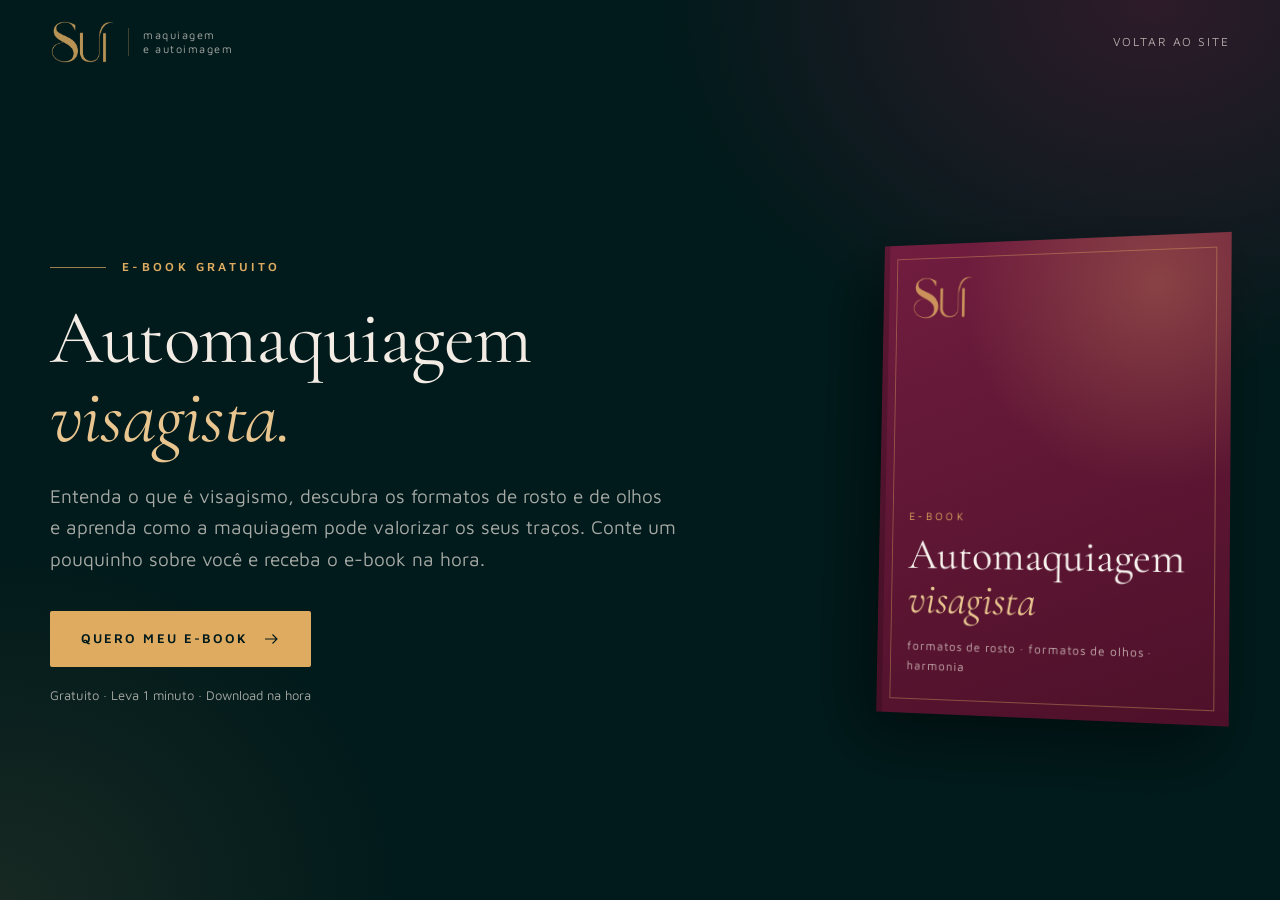
<file: ebook.html>
<!doctype html>
<html lang="pt-BR">
<head>
  <meta charset="utf-8">
  <meta name="viewport" content="width=device-width, initial-scale=1">
  <title>E-book Automaquiagem Visagista · Sui</title>
  <meta name="description" content="Baixe grátis o e-book Automaquiagem Visagista da Sui: formatos de rosto, formatos de olhos e como valorizar os seus traços.">
  <meta name="theme-color" content="#011a1b">
  <meta property="og:title" content="E-book gratuito: Automaquiagem Visagista">
  <meta property="og:description" content="Entenda o visagismo e aprenda a valorizar os seus traços. Presente da Sui · Maquiagem e Autoimagem.">
  <meta property="og:image" content="assets/img/sui-retrato.webp">
  <link rel="icon" href="assets/img/favicon.png" type="image/png">
  <link rel="apple-touch-icon" href="assets/img/apple-touch-icon.png">
  <link rel="preconnect" href="https://fonts.googleapis.com">
  <link rel="preconnect" href="https://fonts.gstatic.com" crossorigin>
  <link href="https://fonts.googleapis.com/css2?family=Cormorant+Garamond:ital,wght@0,400;0,500;1,400;1,500&family=Maven+Pro:wght@400;500;600&display=swap" rel="stylesheet">
  <link rel="stylesheet" href="assets/css/style.css">
  <link rel="stylesheet" href="assets/css/quiz.css">
</head>
<body class="quiz-page on-dark">
  <header class="quiz-header wrap">
    <a class="brand" href="index.html" aria-label="Sui, voltar ao site">
      <i class="logo-mark" aria-hidden="true"></i>
      <span>maquiagem<br>e autoimagem</span>
    </a>
    <a class="quiz-exit" href="index.html">Voltar ao site</a>
  </header>

  <main class="quiz wrap" data-quiz>
    <div class="quiz-progress" data-progress role="progressbar" aria-label="Progresso do formulário" aria-valuemin="0" aria-valuemax="100" aria-valuenow="0" hidden><span></span></div>

    <section class="quiz-screen quiz-intro" data-screen="intro">
      <div>
        <p class="eyebrow">E-book gratuito</p>
        <h1 class="display">Automaquiagem<br><em>visagista.</em></h1>
        <p class="lead">Entenda o que é visagismo, descubra os formatos de rosto e de olhos e aprenda como a maquiagem pode valorizar os seus traços. Conte um pouquinho sobre você e receba o e-book na hora.</p>
        <button class="btn btn-gold" type="button" data-start>
          Quero meu e-book
          <svg viewBox="0 0 24 24" fill="none" stroke="currentColor" stroke-width="1.5" aria-hidden="true"><path d="M4 12h16m-6-6 6 6-6 6"/></svg>
        </button>
        <p class="quiz-meta">Gratuito · Leva 1 minuto · Download na hora</p>
      </div>
      <div class="ebook-cover-wrap" aria-hidden="true">
        <div class="ebook-cover">
          <i class="logo-mark"></i>
          <p class="ebook-cover-kicker">e-book</p>
          <p class="ebook-cover-title">Automaquiagem <em>visagista</em></p>
          <p class="ebook-cover-sub">formatos de rosto · formatos de olhos · harmonia</p>
        </div>
      </div>
    </section>

    <section class="quiz-screen" data-screen="question" hidden>
      <p class="quiz-count" data-q-count></p>
      <h2 class="quiz-question" data-q-text></h2>
      <p class="quiz-hint" data-q-hint hidden></p>
      <div class="quiz-options" data-q-options></div>
      <form class="quiz-open" data-q-open hidden novalidate>
        <label class="visually-hidden" for="q-open-input" data-q-open-label></label>
        <textarea id="q-open-input" rows="5" maxlength="600"></textarea>
        <p class="form-error" data-q-open-error role="alert"></p>
        <button class="btn btn-gold" type="submit">
          Continuar
          <svg viewBox="0 0 24 24" fill="none" stroke="currentColor" stroke-width="1.5" aria-hidden="true"><path d="M4 12h16m-6-6 6 6-6 6"/></svg>
        </button>
      </form>
      <button class="quiz-back" type="button" data-back>&larr; Voltar</button>
    </section>

    <section class="quiz-screen quiz-narrow" data-screen="lead" hidden>
      <p class="eyebrow">Último passo</p>
      <h2 class="h2">Para quem é o <em>e-book?</em></h2>
      <p class="lead">Deixe seu nome e WhatsApp. O download libera na próxima tela.</p>
      <form class="lead-form" data-lead-form novalidate>
        <label>
          <span>Seu nome</span>
          <input name="nome" type="text" autocomplete="name" required>
        </label>
        <label>
          <span>Seu WhatsApp (com DDD)</span>
          <input name="whatsapp" type="tel" inputmode="numeric" autocomplete="tel-national" placeholder="(00) 00000-0000" required>
        </label>
        <label class="consent">
          <input name="consentimento" type="checkbox" required>
          <span>Aceito que a Sui guarde minhas respostas e entre em contato pelo WhatsApp. Meus dados não serão compartilhados. <a href="privacidade.html" target="_blank" rel="noopener">Política de privacidade</a></span>
        </label>
        <p class="form-error" data-form-error role="alert"></p>
        <button class="btn btn-gold" type="submit">
          Liberar meu e-book
          <svg viewBox="0 0 24 24" fill="none" stroke="currentColor" stroke-width="1.5" aria-hidden="true"><path d="M4 12h16m-6-6 6 6-6 6"/></svg>
        </button>
      </form>
      <button class="quiz-back" type="button" data-lead-back>&larr; Voltar</button>
    </section>

    <section class="quiz-screen quiz-narrow quiz-result" data-screen="result" hidden>
      <p class="eyebrow" data-r-eyebrow></p>
      <h2 class="display" data-r-title>Seu e-book está <em>pronto.</em></h2>
      <p class="lead">Obrigada por compartilhar um pouco de você. Eu leio cada resposta com carinho.</p>
      <div class="result-download">
        <a class="btn btn-gold" data-ebook-link href="#" download>
          Baixar e-book
          <svg viewBox="0 0 24 24" fill="none" stroke="currentColor" stroke-width="1.5" aria-hidden="true"><path d="M12 4v12m-6-6 6 6 6-6M5 20h14"/></svg>
        </a>
        <p class="result-note" data-ebook-pending hidden>O e-book está em fase final de produção. Assim que ficar pronto, eu te envio pelo WhatsApp.</p>
      </div>
      <div class="result-locked">
        <p><strong>Quer uma ajuda personalizada?</strong> Me chame no WhatsApp e conte mais sobre o que você quer melhorar. Vou adorar te ajudar a se enxergar com outros olhos.</p>
        <a class="btn btn-plum-light" data-r-wa href="#" target="_blank" rel="noopener">
          Falar com a Sui
          <svg viewBox="0 0 24 24" fill="none" stroke="currentColor" stroke-width="1.5" aria-hidden="true"><path d="M4 12h16m-6-6 6 6-6 6"/></svg>
        </a>
      </div>
      <a class="quiz-back" href="index.html">Voltar ao site</a>
    </section>
  </main>

  <script src="js/config.js"></script>
  <script src="js/main.js"></script>
  <script src="js/quiz-data.js"></script>
  <script src="js/quiz.js"></script>
</body>
</html>
</file>
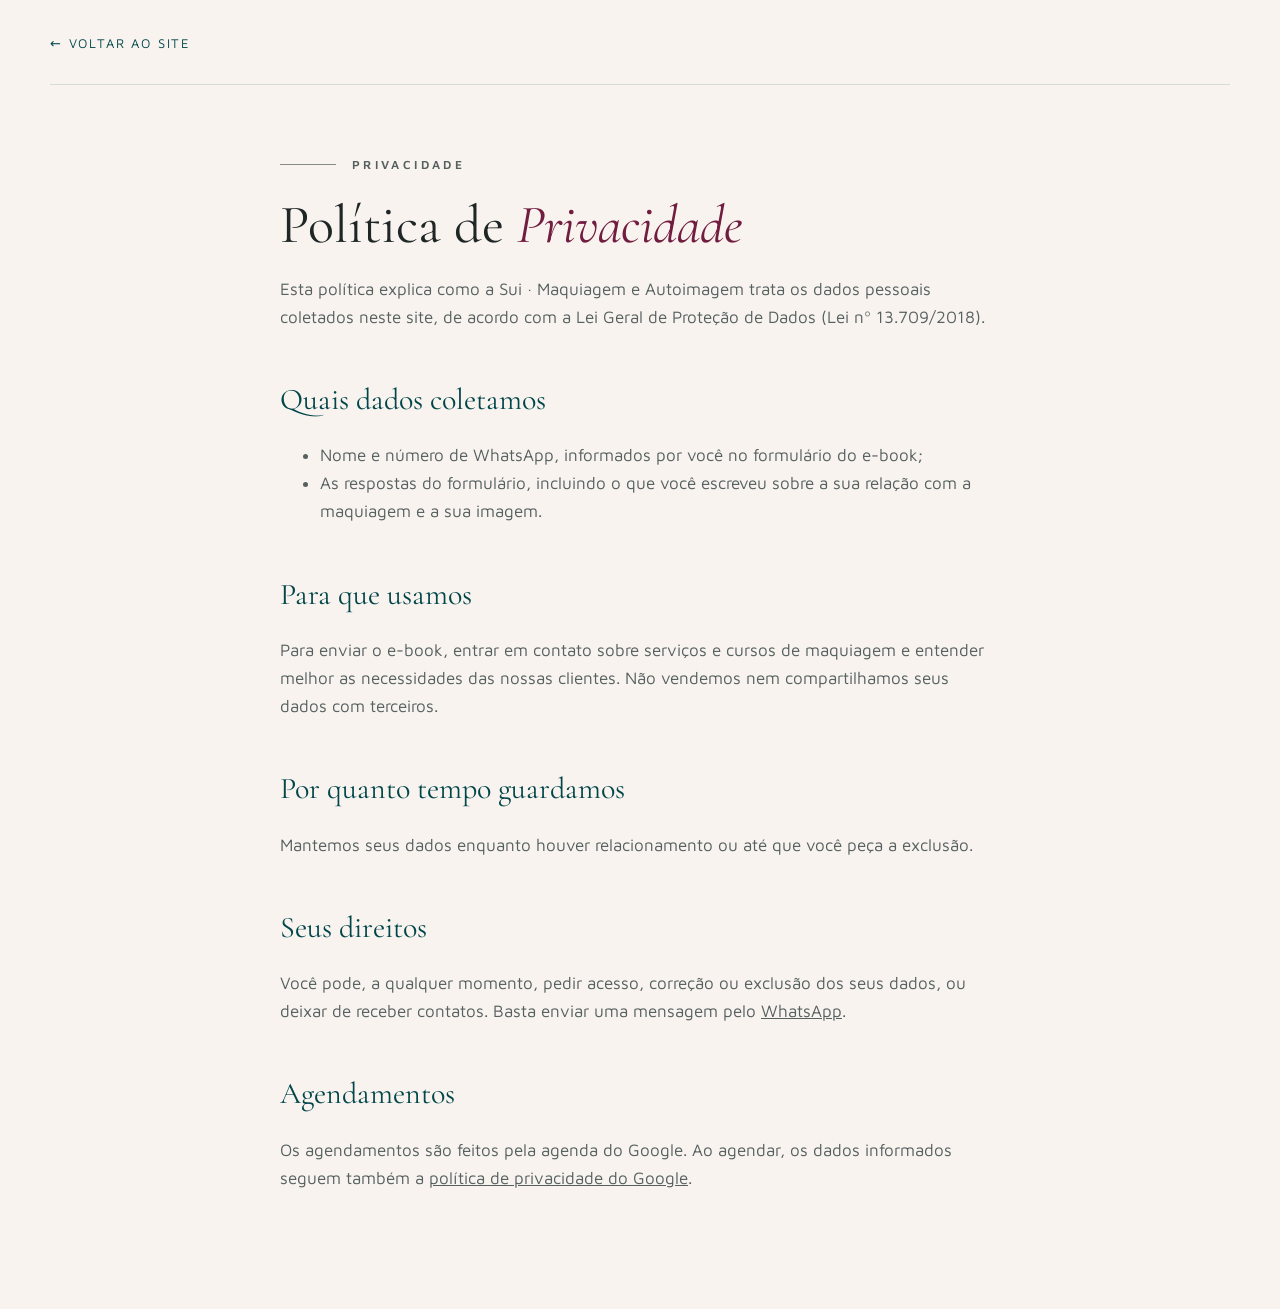
<file: privacidade.html>
<!doctype html>
<html lang="pt-BR">
<head>
  <meta charset="utf-8">
  <meta name="viewport" content="width=device-width, initial-scale=1">
  <title>Política de Privacidade · Sui</title>
  <meta name="robots" content="noindex">
  <link rel="icon" href="assets/img/favicon.png" type="image/png">
  <link rel="preconnect" href="https://fonts.googleapis.com">
  <link rel="preconnect" href="https://fonts.gstatic.com" crossorigin>
  <link href="https://fonts.googleapis.com/css2?family=Cormorant+Garamond:ital,wght@0,400;1,400&family=Maven+Pro:wght@400;500;600&display=swap" rel="stylesheet">
  <link rel="stylesheet" href="assets/css/style.css">
  <style>
    .policy { padding: 60px 0 100px; max-width: 720px; }
    .policy h2 { font-family: var(--font-display); font-weight: 400; font-size: 30px; margin: 44px 0 10px; color: var(--petroleo); }
    .policy p, .policy li { color: var(--ink-soft); }
    .policy-top { padding: 28px 0; border-bottom: 1px solid var(--line-light); }
    .policy-top a { color: var(--petroleo); font-size: 13px; letter-spacing: .14em; text-transform: uppercase; text-decoration: none; }
  </style>
</head>
<body>
  <div class="wrap policy-top"><a href="index.html">&larr; Voltar ao site</a></div>
  <main class="wrap policy">
    <p class="eyebrow">Privacidade</p>
    <h1 class="h2">Política de <em>Privacidade</em></h1>
    <p>Esta política explica como a Sui · Maquiagem e Autoimagem trata os dados pessoais coletados neste site, de acordo com a Lei Geral de Proteção de Dados (Lei nº 13.709/2018).</p>

    <h2>Quais dados coletamos</h2>
    <ul>
      <li>Nome e número de WhatsApp, informados por você no formulário do e-book;</li>
      <li>As respostas do formulário, incluindo o que você escreveu sobre a sua relação com a maquiagem e a sua imagem.</li>
    </ul>

    <h2>Para que usamos</h2>
    <p>Para enviar o e-book, entrar em contato sobre serviços e cursos de maquiagem e entender melhor as necessidades das nossas clientes. Não vendemos nem compartilhamos seus dados com terceiros.</p>

    <h2>Por quanto tempo guardamos</h2>
    <p>Mantemos seus dados enquanto houver relacionamento ou até que você peça a exclusão.</p>

    <h2>Seus direitos</h2>
    <p>Você pode, a qualquer momento, pedir acesso, correção ou exclusão dos seus dados, ou deixar de receber contatos. Basta enviar uma mensagem pelo <a data-wa="Olá, Sui! Gostaria de falar sobre os meus dados pessoais." href="#">WhatsApp</a>.</p>

    <h2>Agendamentos</h2>
    <p>Os agendamentos são feitos pela agenda do Google. Ao agendar, os dados informados seguem também a <a href="https://policies.google.com/privacy?hl=pt-BR" target="_blank" rel="noopener">política de privacidade do Google</a>.</p>
  </main>
  <script src="js/config.js"></script>
  <script src="js/main.js"></script>
</body>
</html>
</file>
<file: assets/css/style.css>
:root {
  --petroleo: #014649;
  --petroleo-deep: #012527;
  --petroleo-night: #011a1b;
  --ameixa: #711d3f;
  --ameixa-deep: #4d1029;
  --areia: #deab61;
  --areia-soft: #e9c58f;
  --terracota: #c26649;
  --nevoa: #e4d6de;
  --salvia: #92936f;
  --creme: #f8f3ef;
  --ink: #1f2626;
  --ink-soft: #55605f;
  --on-dark: #f3ece4;
  --on-dark-soft: rgba(243, 236, 228, 0.68);
  --line-dark: rgba(222, 171, 97, 0.28);
  --line-light: rgba(1, 70, 73, 0.14);

  --font-display: "Cormorant Garamond", Georgia, serif;
  --font-body: "Maven Pro", system-ui, sans-serif;

  --wrap: 1180px;
  --gutter: clamp(20px, 5vw, 48px);
  --radius: 2px;
  --ease: cubic-bezier(0.22, 0.61, 0.36, 1);
}

*,
*::before,
*::after { box-sizing: border-box; }

[hidden] { display: none !important; }

.visually-hidden {
  position: absolute; width: 1px; height: 1px; margin: -1px; padding: 0; border: 0;
  overflow: hidden; clip: rect(0 0 0 0); white-space: nowrap;
}

html { scroll-behavior: smooth; scroll-padding-top: 84px; }

body {
  margin: 0;
  font-family: var(--font-body);
  font-size: 17px;
  line-height: 1.65;
  color: var(--ink);
  background: var(--creme);
  -webkit-font-smoothing: antialiased;
  overflow-x: hidden;
}

img { display: block; max-width: 100%; height: auto; }
a { color: inherit; }
button { font: inherit; cursor: pointer; }

:focus-visible { outline: 2px solid var(--areia); outline-offset: 3px; }

.wrap { width: min(var(--wrap), 100% - var(--gutter) * 2); margin-inline: auto; }

.skip-link {
  position: absolute; left: 12px; top: -60px; z-index: 100;
  background: var(--areia); color: var(--petroleo-night);
  padding: 10px 16px; text-decoration: none; font-weight: 600;
}
.skip-link:focus { top: 12px; }

/* ---------- Logo (PNG usado como máscara para aceitar qualquer cor) ---------- */
.logo-mark {
  display: inline-block;
  aspect-ratio: 727 / 487;
  background-color: currentColor;
  -webkit-mask: url("../img/logo-sui.png") center / contain no-repeat;
  mask: url("../img/logo-sui.png") center / contain no-repeat;
}

/* ---------- Tipografia ---------- */
.eyebrow {
  display: inline-flex; align-items: center; gap: 16px;
  margin: 0 0 22px;
  font-size: 12px; font-weight: 600; letter-spacing: 0.28em; text-transform: uppercase;
  color: var(--terracota);
}
.eyebrow::before { content: ""; width: 56px; height: 1px; background: currentColor; opacity: 0.7; }
.on-dark .eyebrow { color: var(--areia); }

.display {
  margin: 0 0 24px;
  font-family: var(--font-display);
  font-weight: 400;
  font-size: clamp(40px, 6vw, 76px);
  line-height: 1.04;
  letter-spacing: -0.01em;
}
.display em { font-style: italic; color: var(--ameixa); }
.on-dark .display em { color: var(--areia-soft); }

.h2 {
  margin: 0 0 20px;
  font-family: var(--font-display);
  font-weight: 400;
  font-size: clamp(34px, 4.4vw, 54px);
  line-height: 1.08;
}
.h2 em { font-style: italic; color: var(--ameixa); }
.on-dark .h2 em { color: var(--areia-soft); }

.lead { font-size: clamp(17px, 1.6vw, 19px); color: var(--ink-soft); max-width: 56ch; }
.on-dark { color: var(--on-dark); }
.on-dark .lead { color: var(--on-dark-soft); }

/* ---------- Botões ---------- */
.btn {
  display: inline-flex; align-items: center; justify-content: center; gap: 14px;
  min-height: 56px; padding: 16px 30px;
  border: 1px solid transparent; border-radius: var(--radius);
  font-size: 13px; font-weight: 600; letter-spacing: 0.16em; text-transform: uppercase;
  text-decoration: none; text-align: left;
  transition: background-color .3s var(--ease), color .3s var(--ease), border-color .3s var(--ease), transform .3s var(--ease);
}
.btn svg { width: 18px; height: 18px; flex: none; transition: transform .3s var(--ease); }
.btn:hover svg { transform: translateX(4px); }
.btn-gold { background: var(--areia); color: var(--petroleo-night); }
.btn-gold:hover { background: var(--areia-soft); }
.btn-plum { background: var(--ameixa); color: var(--creme); }
.btn-plum:hover { background: var(--ameixa-deep); }
.btn-ghost { border-color: var(--line-dark); color: var(--on-dark); }
.btn-ghost:hover { border-color: var(--areia); color: var(--areia-soft); }
.btn-outline { border-color: var(--petroleo); color: var(--petroleo); }
.btn-outline:hover { background: var(--petroleo); color: var(--creme); }

/* ---------- Header ---------- */
.site-header {
  position: fixed; inset: 0 0 auto; z-index: 50;
  transition: background-color .4s var(--ease), box-shadow .4s var(--ease);
}
.site-header.is-solid { background: rgba(1, 26, 27, 0.92); backdrop-filter: blur(10px); box-shadow: 0 1px 0 var(--line-dark); }
.nav { display: flex; align-items: center; justify-content: space-between; height: 76px; }
.brand { display: inline-flex; align-items: center; gap: 14px; color: var(--areia); text-decoration: none; }
.brand .logo-mark { width: 64px; }
.brand span {
  font-size: 11px; line-height: 1.3; letter-spacing: 0.14em; text-transform: lowercase;
  color: var(--on-dark-soft); border-left: 1px solid var(--line-dark); padding-left: 14px;
}
.nav-links { display: flex; align-items: center; gap: 34px; list-style: none; margin: 0; padding: 0; }
.nav-links a {
  font-size: 13px; letter-spacing: 0.12em; text-transform: uppercase; text-decoration: none;
  color: var(--on-dark-soft); transition: color .25s;
}
.nav-links a:hover { color: var(--areia-soft); }
.nav-links .nav-cta { color: var(--areia); border: 1px solid var(--line-dark); padding: 10px 18px; }
.nav-links .nav-cta:hover { border-color: var(--areia); }
.nav-toggle {
  display: none; background: none; border: 0; padding: 10px; margin-right: -10px; color: var(--on-dark);
}
.nav-toggle span { display: block; width: 24px; height: 1px; background: currentColor; transition: transform .3s, opacity .3s; }
.nav-toggle span + span { margin-top: 7px; }
.nav-open .nav-toggle span:nth-child(1) { transform: translateY(8px) rotate(45deg); }
.nav-open .nav-toggle span:nth-child(2) { opacity: 0; }
.nav-open .nav-toggle span:nth-child(3) { transform: translateY(-8px) rotate(-45deg); }

/* ---------- Hero ---------- */
.hero {
  position: relative; overflow: hidden;
  padding: 150px 0 110px;
  background:
    radial-gradient(60% 70% at 85% 30%, rgba(113, 29, 63, 0.38), transparent 70%),
    radial-gradient(50% 60% at 10% 90%, rgba(222, 171, 97, 0.10), transparent 70%),
    var(--petroleo-night);
}
.hero-grid { display: grid; grid-template-columns: 1.1fr 0.9fr; gap: clamp(40px, 6vw, 90px); align-items: center; }
.hero .lead { margin: 0 0 40px; }
.hero-actions { display: flex; flex-wrap: wrap; align-items: center; gap: 16px 22px; }
.hero-note { font-size: 13px; color: var(--on-dark-soft); max-width: 22ch; line-height: 1.5; }
.hero-photo { position: relative; justify-self: end; width: min(100%, 460px); }
.hero-photo::before {
  content: ""; position: absolute; inset: 22px -22px -22px 22px;
  border: 1px solid var(--line-dark);
}
.hero-photo img { position: relative; width: 100%; aspect-ratio: 4 / 5; object-fit: cover; object-position: 60% 30%; }
.hero-badge {
  position: absolute; left: -34px; bottom: 40px;
  width: 128px; aspect-ratio: 1; display: grid; place-items: center;
  border-radius: 50%; background: var(--ameixa); color: var(--areia);
  box-shadow: 0 20px 50px rgba(0, 0, 0, 0.35);
}
.hero-badge .logo-mark { width: 56px; }
.hero-badge svg { position: absolute; inset: 8px; width: calc(100% - 16px); height: calc(100% - 16px); animation: spin 28s linear infinite; }
.hero-badge text { fill: var(--nevoa); font: 500 8.6px var(--font-body); letter-spacing: 0.22em; text-transform: lowercase; }
@keyframes spin { to { transform: rotate(360deg); } }

/* ---------- Seções ---------- */
.section { padding: clamp(80px, 11vw, 140px) 0; }
.section-head { max-width: 680px; margin-bottom: clamp(44px, 6vw, 72px); }
.section-head.center { margin-inline: auto; text-align: center; }
.section-head.center .eyebrow { justify-content: center; }
.section-head.center .lead { margin-inline: auto; }

/* Sobre */
.about-grid { display: grid; grid-template-columns: 0.85fr 1.15fr; gap: clamp(40px, 7vw, 100px); align-items: center; }
.about-photo { position: relative; }
.about-photo img { width: 100%; aspect-ratio: 4 / 5; object-fit: cover; }
.about-quote {
  position: absolute; right: -28px; bottom: -28px; max-width: 250px;
  padding: 26px 28px; background: var(--petroleo); color: var(--on-dark);
  font-family: var(--font-display); font-style: italic; font-size: 26px; line-height: 1.15;
}
.about-quote small {
  display: block; margin-top: 10px; font-family: var(--font-body); font-style: normal;
  font-size: 11px; letter-spacing: 0.2em; text-transform: uppercase; color: var(--areia);
}
.about-text p { color: var(--ink-soft); max-width: 58ch; }
.values {
  display: flex; flex-wrap: wrap; gap: 10px 18px; margin: 34px 0 0; padding: 0; list-style: none;
  font-family: var(--font-display); font-style: italic; font-size: 24px; color: var(--ameixa);
}
.values li + li::before { content: "•"; margin-right: 18px; color: var(--areia); font-style: normal; font-size: 14px; vertical-align: middle; }

/* Serviços */
.services { background: var(--nevoa); }
.service-grid { display: grid; grid-template-columns: repeat(3, 1fr); gap: 1px; background: rgba(113, 29, 63, 0.16); border: 1px solid rgba(113, 29, 63, 0.16); }
.service {
  display: flex; flex-direction: column; gap: 14px;
  padding: 40px 32px; background: var(--creme);
  transition: background-color .35s var(--ease);
}
.service:hover { background: #fff; }
.service-num { font-family: var(--font-display); font-size: 18px; color: var(--terracota); }
.service h3 { margin: 0; font-family: var(--font-display); font-weight: 500; font-size: 28px; line-height: 1.15; color: var(--petroleo); }
.service p { margin: 0; color: var(--ink-soft); font-size: 15.5px; flex: 1; }
.service a {
  align-self: flex-start; font-size: 12px; font-weight: 600; letter-spacing: 0.16em; text-transform: uppercase;
  color: var(--ameixa); text-decoration: none; border-bottom: 1px solid currentColor; padding-bottom: 3px;
}
.service-featured { grid-column: span 2; background: var(--ameixa); }
.service-featured:hover { background: var(--ameixa-deep); }
.service-featured .service-num, .service-featured a { color: var(--areia); }
.service-featured h3 { color: var(--creme); }
.service-featured p { color: rgba(243, 236, 228, 0.78); max-width: 52ch; }

/* Portfólio */
.portfolio { background: var(--petroleo-deep); }
.gallery { position: relative; display: grid; grid-template-columns: repeat(4, 1fr); gap: 14px; padding-bottom: 60px; }
.gallery.reveal { opacity: 1; transform: none; }
.gallery button {
  --offset: 0px;
  --py: 0px;
  position: relative; padding: 0; border: 0; background: none; overflow: hidden; aspect-ratio: 4 / 5;
  transform: translate3d(0, calc(var(--offset) + var(--py)), 0);
  clip-path: inset(100% 0 0 0);
  transition: clip-path 1.3s var(--ease) calc(var(--i, 0) * 0.14s);
  will-change: transform;
}
.gallery button:nth-child(even) { --offset: 60px; }
.gallery.is-visible button { clip-path: inset(0 0 0 0); }
.gallery figure { margin: 0; height: 100%; }
.gallery img {
  width: 100%; height: 100%; object-fit: cover;
  filter: saturate(0.9);
  transform: scale(1.22);
  transition: transform 1.8s var(--ease) calc(var(--i, 0) * 0.14s), filter .8s var(--ease);
}
.gallery.is-visible img { transform: scale(1.001); }
.gallery.is-visible button:hover img { transform: scale(1.06); filter: saturate(1.05); transition-delay: 0s; }
.gallery figcaption {
  position: absolute; inset: auto 0 0; padding: 60px 20px 18px; text-align: left;
  background: linear-gradient(transparent, rgba(1, 26, 27, 0.88));
  color: var(--on-dark); font-size: 12px; letter-spacing: 0.18em; text-transform: uppercase;
  transform: translateY(10px); transition: transform .6s var(--ease);
}
.gallery figcaption::before {
  content: ""; display: block; width: 0; height: 1px; margin-bottom: 12px;
  background: var(--areia); transition: width .6s var(--ease);
}
.gallery button:hover figcaption,
.gallery button:focus-visible figcaption { transform: none; }
.gallery button:hover figcaption::before,
.gallery button:focus-visible figcaption::before { width: 40px; }
.gallery button:focus-visible { outline-offset: -3px; }

.testimonials { display: grid; grid-template-columns: repeat(3, 1fr); gap: 24px; margin-top: clamp(90px, 10vw, 130px); }
.testimonial {
  margin: 0; padding: 36px 32px; border: 1px solid var(--line-dark);
  display: flex; flex-direction: column; gap: 22px;
}
.testimonial blockquote {
  margin: 0; font-family: var(--font-display); font-style: italic; font-size: 22px; line-height: 1.35; color: var(--on-dark);
}
.testimonial blockquote::before { content: "“"; display: block; font-size: 60px; line-height: .6; color: var(--areia); margin-bottom: 10px; font-style: normal; }
.testimonial figcaption { margin-top: auto; font-size: 13px; letter-spacing: 0.14em; text-transform: uppercase; color: var(--areia); }
.testimonial figcaption span { display: block; margin-top: 4px; letter-spacing: 0.06em; text-transform: none; color: var(--on-dark-soft); }

/* Diagnóstico CTA */
.quiz-cta {
  position: relative; overflow: hidden;
  background: radial-gradient(70% 90% at 90% 10%, rgba(222, 171, 97, 0.22), transparent 60%), var(--ameixa);
}
.quiz-cta-grid { display: grid; grid-template-columns: 1.2fr 0.8fr; gap: 60px; align-items: center; }
.quiz-steps { display: grid; gap: 18px; margin: 0; padding: 0; list-style: none; counter-reset: s; }
.quiz-steps li {
  counter-increment: s; display: grid; grid-template-columns: 44px 1fr; gap: 16px; align-items: baseline;
  padding-bottom: 18px; border-bottom: 1px solid rgba(243, 236, 228, 0.18); color: var(--on-dark-soft);
}
.quiz-steps li::before { content: "0" counter(s); font-family: var(--font-display); font-size: 26px; color: var(--areia); }
.quiz-steps strong { display: block; color: var(--on-dark); font-weight: 500; }

/* Agendamento */
.booking-box {
  display: grid; grid-template-columns: 1fr auto; gap: 30px; align-items: center;
  padding: clamp(32px, 5vw, 56px); border: 1px solid var(--line-light); background: #fff;
}
.booking-box p { margin: 0; color: var(--ink-soft); }
.booking-frame { margin-top: 40px; border: 1px solid var(--line-light); background: #fff; }
.booking-frame iframe { display: block; width: 100%; height: 720px; border: 0; }

/* Footer */
.site-footer { background: var(--petroleo-night); color: var(--on-dark-soft); padding: 80px 0 36px; font-size: 15px; }
.footer-grid { display: grid; grid-template-columns: 1.4fr 1fr 1fr; gap: 40px; padding-bottom: 50px; border-bottom: 1px solid var(--line-dark); }
.footer-brand .logo-mark { width: 110px; color: var(--areia); }
.footer-brand p { max-width: 32ch; margin: 18px 0 0; }
.site-footer h4 { margin: 0 0 16px; font-size: 12px; font-weight: 600; letter-spacing: 0.2em; text-transform: uppercase; color: var(--areia); }
.site-footer ul { list-style: none; margin: 0; padding: 0; display: grid; gap: 10px; }
.site-footer a { text-decoration: none; transition: color .2s; }
.site-footer a:hover { color: var(--areia-soft); }
.footer-bottom { display: flex; flex-wrap: wrap; justify-content: space-between; gap: 12px; padding-top: 28px; font-size: 13px; }

/* WhatsApp flutuante */
.wa-float {
  position: fixed; right: 20px; bottom: 20px; z-index: 40;
  display: inline-flex; align-items: center; gap: 10px;
  padding: 14px 20px; background: var(--petroleo-night); color: var(--on-dark);
  border: 1px solid var(--areia); text-decoration: none; font-size: 14px; font-weight: 500;
  box-shadow: 0 12px 30px rgba(0, 0, 0, 0.25); transition: transform .3s var(--ease);
}
.wa-float:hover { transform: translateY(-3px); }
.wa-float svg { width: 20px; height: 20px; color: #25d366; }

/* Lightbox */
.lightbox {
  width: 100vw; height: 100dvh; max-width: none; max-height: none; margin: 0; padding: 0;
  border: 0; background: transparent; color: var(--on-dark);
}
.lightbox[open] { display: grid; grid-template-rows: 1fr auto; place-items: center; }
.lightbox::backdrop { background: rgba(1, 18, 19, 0.95); }
.lightbox-img {
  max-width: min(88vw, 900px); max-height: calc(100dvh - 120px); width: auto; align-self: end;
  transition: opacity .35s var(--ease), transform .35s var(--ease);
}
.lightbox-img.is-changing { opacity: 0; transform: scale(0.98); }
.lightbox-bar {
  display: flex; align-items: center; justify-content: center; gap: 22px; padding: 18px 0 22px;
  font-size: 12px; letter-spacing: 0.2em; text-transform: uppercase; color: var(--on-dark-soft);
}
.lightbox-bar [data-lb-caption] { color: var(--areia-soft); }
.lightbox-close, .lightbox-nav {
  display: grid; place-items: center; width: 48px; height: 48px;
  border: 1px solid var(--line-dark); background: rgba(1, 18, 19, 0.5); color: var(--on-dark);
  transition: border-color .25s, color .25s;
}
.lightbox-close:hover, .lightbox-nav:hover { border-color: var(--areia); color: var(--areia-soft); }
.lightbox-close { position: fixed; top: 18px; right: 18px; font-size: 26px; line-height: 1; }
.lightbox-nav { position: fixed; top: 50%; translate: 0 -50%; }
.lightbox-nav svg { width: 20px; height: 20px; }
.lightbox-prev { left: 18px; }
.lightbox-next { right: 18px; }
@media (max-width: 600px) {
  .lightbox-nav { top: auto; bottom: 14px; translate: none; }
}

/* Animação de entrada */
.reveal { opacity: 0; transform: translateY(26px); transition: opacity 1s var(--ease), transform 1s var(--ease); }
.reveal.is-visible { opacity: 1; transform: none; }

@media (prefers-reduced-motion: reduce) {
  html { scroll-behavior: auto; }
  .reveal { opacity: 1; transform: none; transition: none; }
  .hero-badge svg { animation: none; }
  .gallery button { clip-path: none; transition: none; --py: 0px; }
  .gallery img, .gallery.is-visible img { transform: none; transition: filter .3s; }
  .lightbox-img { transition: none; }
}

/* ---------- Responsivo ---------- */
@media (max-width: 960px) {
  .nav-toggle { display: block; }
  .nav-links {
    position: fixed; inset: 76px 0 auto; flex-direction: column; align-items: stretch; gap: 0;
    padding: 10px var(--gutter) 30px; background: var(--petroleo-night); border-bottom: 1px solid var(--line-dark);
    transform: translateY(-12px); opacity: 0; visibility: hidden; transition: all .3s var(--ease);
  }
  .nav-open .nav-links { transform: none; opacity: 1; visibility: visible; }
  .nav-links a { display: block; padding: 16px 0; border-bottom: 1px solid rgba(222, 171, 97, 0.12); }
  .nav-links .nav-cta { margin-top: 18px; text-align: center; border: 1px solid var(--areia); }
  .nav-open .site-header { background: var(--petroleo-night); }

  .hero { padding: 120px 0 90px; }
  .hero-grid, .about-grid, .quiz-cta-grid { grid-template-columns: 1fr; }
  .hero-photo { justify-self: center; width: min(100%, 400px); margin-top: 20px; }
  .hero-badge { left: -14px; width: 104px; }
  .hero-badge .logo-mark { width: 46px; }
  .about-quote { right: 0; bottom: -24px; }
  .service-grid { grid-template-columns: repeat(2, 1fr); }
  .gallery { grid-template-columns: repeat(2, 1fr); }
  .gallery button:nth-child(even) { --offset: 36px; }
  .testimonials { grid-template-columns: 1fr; }
  .footer-grid { grid-template-columns: 1fr 1fr; }
  .footer-brand { grid-column: 1 / -1; }
}

@media (max-width: 600px) {
  body { font-size: 16px; }
  .brand span { display: none; }
  .hero-actions .btn { width: 100%; }
  .hero-note { max-width: none; }
  .hero-photo::before { inset: 14px -10px -14px 14px; }
  .about-quote { position: relative; right: auto; bottom: auto; max-width: none; margin-top: -40px; margin-inline: 20px; }
  .gallery { gap: 8px; }
  .service-grid { grid-template-columns: 1fr; }
  .service-featured { grid-column: auto; }
  .booking-box { grid-template-columns: 1fr; }
  .booking-box .btn { width: 100%; }
  .footer-grid { grid-template-columns: 1fr; }
  .wa-float span { display: none; }
  .wa-float { padding: 16px; }
}
</file>
<file: assets/css/quiz.css>
.quiz-page {
  min-height: 100vh;
  display: flex; flex-direction: column;
  background:
    radial-gradient(55% 60% at 90% 0%, rgba(113, 29, 63, 0.4), transparent 70%),
    radial-gradient(45% 55% at 0% 100%, rgba(222, 171, 97, 0.10), transparent 70%),
    var(--petroleo-night);
}

.quiz-header { display: flex; align-items: center; justify-content: space-between; height: 84px; }
.quiz-exit {
  font-size: 12px; letter-spacing: 0.16em; text-transform: uppercase; text-decoration: none; color: var(--on-dark-soft);
}
.quiz-exit:hover { color: var(--areia-soft); }

.quiz { flex: 1; display: flex; flex-direction: column; padding-bottom: 70px; }

.quiz-progress { height: 2px; background: rgba(222, 171, 97, 0.16); margin-bottom: clamp(36px, 6vw, 64px); }
.quiz-progress span { display: block; height: 100%; width: 0; background: var(--areia); transition: width .5s var(--ease); }

.quiz-screen { animation: quiz-in .6s var(--ease); }
.quiz-screen h1:focus, .quiz-screen h2:focus { outline: none; }
@keyframes quiz-in { from { opacity: 0; transform: translateY(16px); } }

.quiz-intro {
  flex: 1; display: grid; grid-template-columns: 1.15fr 0.85fr; gap: clamp(40px, 7vw, 100px); align-items: center;
  padding-top: clamp(20px, 4vw, 40px);
}
.quiz-intro .lead { margin: 0 0 36px; }
.quiz-meta { margin: 18px 0 0; font-size: 13px; color: var(--on-dark-soft); }

.quiz-narrow { width: min(100%, 640px); margin-inline: auto; }

.quiz-count { margin: 0 0 14px; font-size: 12px; font-weight: 600; letter-spacing: 0.24em; text-transform: uppercase; color: var(--areia); }
.quiz-question {
  margin: 0 0 40px; max-width: 24ch;
  font-family: var(--font-display); font-weight: 400; font-size: clamp(32px, 4.6vw, 52px); line-height: 1.1;
}

.quiz-options { display: grid; gap: 12px; max-width: 720px; }
.quiz-options.is-locked { pointer-events: none; }
.quiz-option {
  display: flex; align-items: center; gap: 18px; width: 100%;
  padding: 18px 22px; text-align: left;
  border: 1px solid var(--line-dark); border-radius: var(--radius); background: rgba(243, 236, 228, 0.02);
  color: var(--on-dark); font-size: 17px; line-height: 1.4;
  transition: border-color .25s var(--ease), background-color .25s var(--ease), transform .25s var(--ease);
}
.quiz-option:hover { border-color: var(--areia); background: rgba(222, 171, 97, 0.06); transform: translateX(4px); }
.quiz-option[aria-pressed="true"] { border-color: var(--areia); background: rgba(222, 171, 97, 0.14); }
.quiz-letter {
  flex: none; display: grid; place-items: center; width: 34px; height: 34px;
  border: 1px solid var(--line-dark); border-radius: 50%;
  font-family: var(--font-display); font-size: 18px; color: var(--areia);
  transition: background-color .25s, color .25s;
}
.quiz-option[aria-pressed="true"] .quiz-letter { background: var(--areia); color: var(--petroleo-night); border-color: var(--areia); }

.quiz-back {
  margin-top: 34px; padding: 8px 0; background: none; border: 0;
  font-size: 13px; letter-spacing: 0.12em; text-transform: uppercase; color: var(--on-dark-soft);
}
.quiz-back:hover { color: var(--areia-soft); }
a.quiz-back { display: inline-block; text-decoration: none; }

/* Formulário */
.lead-form { display: grid; gap: 20px; margin-top: 34px; }
.lead-form label > span { display: block; margin-bottom: 8px; font-size: 13px; letter-spacing: 0.08em; color: var(--on-dark-soft); }
.lead-form input[type="text"],
.lead-form input[type="tel"] {
  width: 100%; height: 56px; padding: 0 18px;
  border: 1px solid var(--line-dark); border-radius: var(--radius); background: rgba(243, 236, 228, 0.04);
  color: var(--on-dark); font: inherit; font-size: 17px;
  transition: border-color .25s;
}
.lead-form input:focus { outline: none; border-color: var(--areia); }
.lead-form .consent { display: flex; gap: 12px; align-items: flex-start; font-size: 14px; line-height: 1.5; color: var(--on-dark-soft); }
.lead-form .consent span { margin: 0; font-size: 14px; letter-spacing: 0; }
.lead-form .consent input { flex: none; width: 20px; height: 20px; margin-top: 1px; accent-color: var(--areia); }
.lead-form .consent a { color: var(--areia-soft); }
.form-error { min-height: 1.4em; margin: 0; color: #f0a48c; font-size: 14px; }
.lead-form .btn { justify-self: start; }

/* Resultado */
.quiz-result .display { font-size: clamp(42px, 6vw, 68px); }
.result-locked {
  padding: clamp(28px, 4vw, 40px); background: var(--ameixa);
  box-shadow: 0 30px 60px rgba(0, 0, 0, 0.25);
}
.result-locked p { margin: 0 0 24px; color: rgba(243, 236, 228, 0.85); }
.result-locked strong { color: var(--on-dark); font-weight: 600; }

/* Pergunta aberta */
.quiz-hint { margin: -24px 0 28px; max-width: 60ch; color: var(--on-dark-soft); font-size: 15px; }
.quiz-open { display: grid; gap: 14px; max-width: 720px; }
.quiz-open textarea {
  width: 100%; min-height: 150px; padding: 18px; resize: vertical;
  border: 1px solid var(--line-dark); border-radius: var(--radius); background: rgba(243, 236, 228, 0.04);
  color: var(--on-dark); font: inherit; font-size: 17px; line-height: 1.55;
  transition: border-color .25s;
}
.quiz-open textarea::placeholder { color: rgba(243, 236, 228, 0.38); }
.quiz-open textarea:focus { outline: none; border-color: var(--areia); }
.quiz-open .btn { justify-self: start; }

/* Capa do e-book (feita em CSS) */
.ebook-cover-wrap { justify-self: end; width: min(100%, 360px); perspective: 1400px; }
.ebook-cover {
  position: relative; aspect-ratio: 3 / 4; padding: 38px 32px;
  display: flex; flex-direction: column; justify-content: flex-end;
  background:
    radial-gradient(80% 60% at 80% 10%, rgba(222, 171, 97, 0.28), transparent 70%),
    linear-gradient(160deg, var(--ameixa) 0%, var(--ameixa-deep) 100%);
  color: var(--creme);
  box-shadow: -18px 24px 60px rgba(0, 0, 0, 0.45), inset 6px 0 0 rgba(0, 0, 0, 0.18);
  transform: rotateY(-14deg) rotateX(3deg);
  transition: transform .8s var(--ease);
}
.ebook-cover:hover { transform: rotateY(-4deg) rotateX(1deg); }
.ebook-cover::before {
  content: ""; position: absolute; inset: 14px; border: 1px solid rgba(222, 171, 97, 0.4); pointer-events: none;
}
.ebook-cover .logo-mark { position: absolute; top: 34px; left: 32px; width: 64px; color: var(--areia); }
.ebook-cover-kicker { margin: 0 0 8px; font-size: 11px; letter-spacing: 0.3em; text-transform: uppercase; color: var(--areia); }
.ebook-cover-title { margin: 0; font-family: var(--font-display); font-size: clamp(34px, 4vw, 44px); line-height: 1.02; }
.ebook-cover-title em { display: block; color: var(--areia-soft); }
.ebook-cover-sub { margin: 16px 0 0; font-size: 12px; letter-spacing: 0.08em; color: rgba(243, 236, 228, 0.7); }

/* Tela final */
.result-download { margin: 30px 0 34px; }
.result-note {
  margin: 0; padding: 20px 22px; border-left: 2px solid var(--areia); background: rgba(243, 236, 228, 0.04); color: var(--on-dark);
}
.btn-plum-light { background: var(--creme); color: var(--ameixa); }
.btn-plum-light:hover { background: #fff; }

@media (max-width: 860px) {
  .quiz-intro { grid-template-columns: 1fr; }
  .ebook-cover-wrap { justify-self: center; width: min(78%, 300px); order: -1; }
  .ebook-cover { transform: rotateY(-8deg); }
}

@media (max-width: 600px) {
  .quiz-header .brand span { display: none; }
  .quiz-option { padding: 16px; font-size: 16px; gap: 14px; }
  .quiz-intro .btn, .lead-form .btn, .result-locked .btn, .result-download .btn, .quiz-open .btn { width: 100%; justify-self: stretch; }
}
</file>
